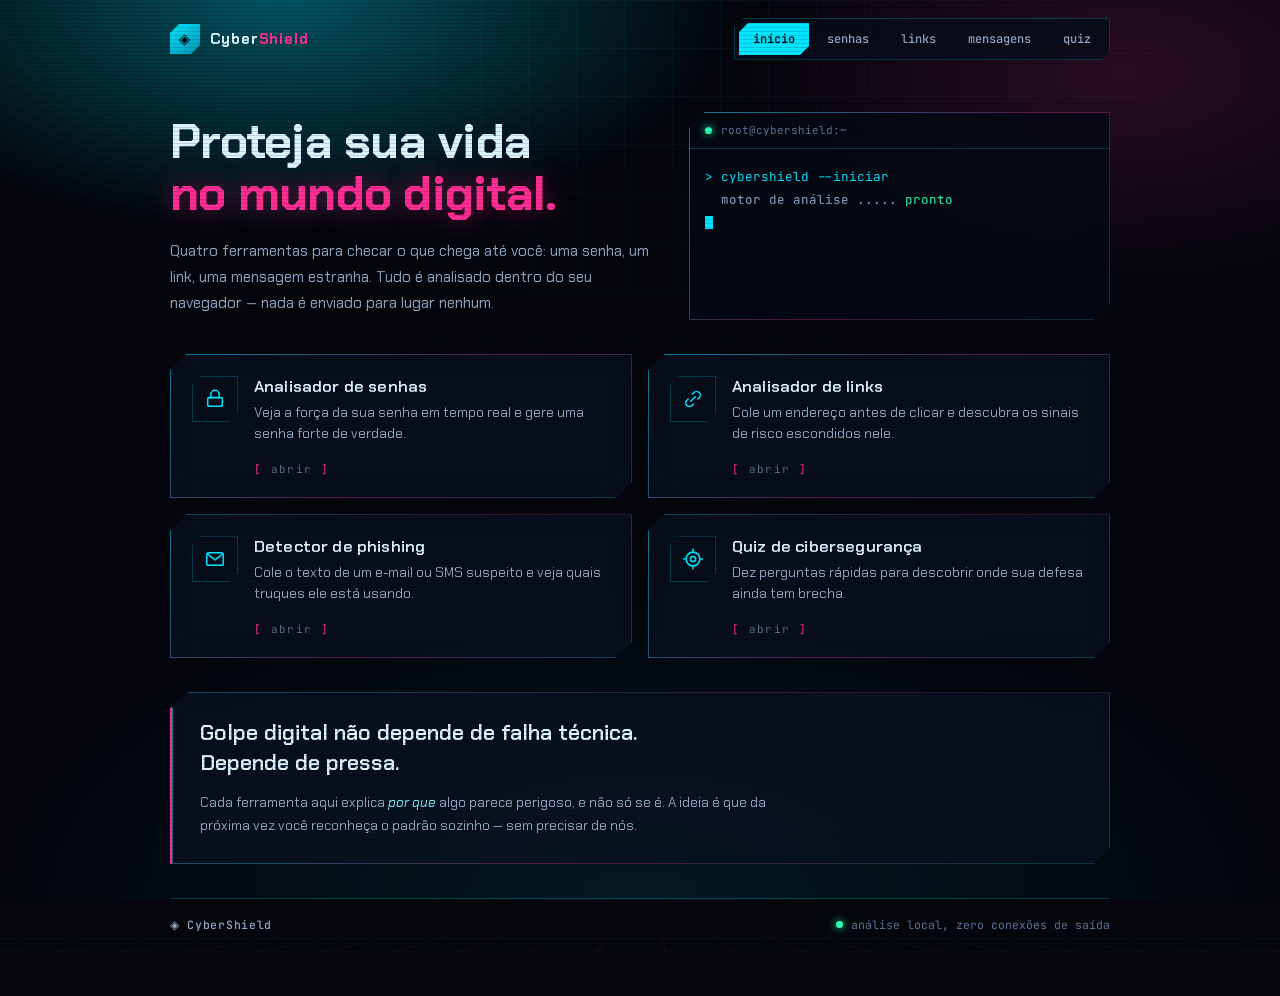
<file: cybershield/pagina-inicial/index.html>
<!DOCTYPE html>
<html lang="pt-BR">

<head>
    <meta charset="UTF-8">
    <meta name="viewport" content="width=device-width, initial-scale=1.0">
    <meta name="theme-color" content="#04060c">
    <meta name="description" content="CyberShield — quatro ferramentas para analisar senhas, links e mensagens suspeitas. Tudo roda no seu navegador.">

    <title>CyberShield — segurança digital que roda no seu navegador</title>

    <link rel="preconnect" href="https://fonts.googleapis.com">
    <link rel="preconnect" href="https://fonts.gstatic.com" crossorigin>
    <link href="https://fonts.googleapis.com/css2?family=Chakra+Petch:wght@300;400;500;600;700&family=JetBrains+Mono:wght@400;500;600&display=swap" rel="stylesheet">

    <link rel="stylesheet" href="../shared/cybershield-base.css">
    <link rel="stylesheet" href="style.css">
</head>

<body>

    <a href="#conteudo-principal" class="skip-link">Pular para o conteúdo</a>

    <div class="ambiente" aria-hidden="true"></div>
    <div class="grid-overlay" aria-hidden="true"></div>
    <div class="piso" aria-hidden="true"></div>
    <div class="scanlines" aria-hidden="true"></div>


    <header class="topbar">

        <a href="index.html" class="marca">
            <span class="marca-selo" aria-hidden="true">◈</span>
            <span class="marca-nome">Cyber<span class="marca-2">Shield</span></span>
        </a>

        <nav class="topbar-nav" aria-label="Ferramentas">
            <a href="index.html" class="nav-item" aria-current="page">início</a>
            <a href="../analisador-senha/senha.html" class="nav-item">senhas</a>
            <a href="../analisador-links/links.html" class="nav-item">links</a>
            <a href="../detector-phishing/phishing.html" class="nav-item">mensagens</a>
            <a href="../quiz/quiz.html" class="nav-item">quiz</a>
        </nav>

    </header>


    <main class="shell shell-largo" id="conteudo-principal">

        <!-- VIEW:home -->

        <!-- ==========================================================
             ABERTURA
        =========================================================== -->

        <section class="abertura">

            <div class="abertura-texto">

                <h1 class="titulo glitch" data-texto="Proteja sua vida">
                    Proteja sua vida
                    <span class="titulo-linha-2">no mundo digital.</span>
                </h1>

                <p class="descricao">
                    Quatro ferramentas para checar o que chega até você: uma senha,
                    um link, uma mensagem estranha. Tudo é analisado dentro do seu
                    navegador — nada é enviado para lugar nenhum.
                </p>

            </div>

            <div class="console hud" id="console" aria-hidden="true">

                <div class="console-topo">
                    <span class="console-luz"></span>
                    <span class="console-caminho">root@cybershield:~</span>
                </div>

                <pre class="console-saida" id="consoleSaida"></pre>

            </div>

        </section>


        <!-- ==========================================================
             MÓDULOS
        =========================================================== -->

        <nav class="modulos" aria-label="Ferramentas do CyberShield">

            <a href="../analisador-senha/senha.html" class="modulo hud" data-revelar>

                <span class="modulo-glifo" aria-hidden="true"><svg class="ico ico-lg" viewBox="0 0 24 24" aria-hidden="true"><rect x="4" y="10.5" width="16" height="9.5" rx="2"/><path d="M7.5 10.5V7a4.5 4.5 0 0 1 9 0v3.5"/></svg></span>

                <span class="modulo-corpo">
                    <span class="modulo-nome">Analisador de senhas</span>
                    <span class="modulo-desc">
                        Veja a força da sua senha em tempo real e gere uma senha
                        forte de verdade.
                    </span>
                </span>

                <span class="modulo-acao" aria-hidden="true">abrir</span>

            </a>

            <a href="../analisador-links/links.html" class="modulo hud" data-revelar>

                <span class="modulo-glifo" aria-hidden="true"><svg class="ico ico-lg" viewBox="0 0 24 24" aria-hidden="true"><path d="M9.5 14.5l5-5"/><path d="M11.5 6.5l1.6-1.6a4 4 0 0 1 5.7 5.7L17.2 12"/><path d="M12.5 17.5l-1.6 1.6a4 4 0 0 1-5.7-5.7L6.8 12"/></svg></span>

                <span class="modulo-corpo">
                    <span class="modulo-nome">Analisador de links</span>
                    <span class="modulo-desc">
                        Cole um endereço antes de clicar e descubra os sinais de
                        risco escondidos nele.
                    </span>
                </span>

                <span class="modulo-acao" aria-hidden="true">abrir</span>

            </a>

            <a href="../detector-phishing/phishing.html" class="modulo hud" data-revelar>

                <span class="modulo-glifo" aria-hidden="true"><svg class="ico ico-lg" viewBox="0 0 24 24" aria-hidden="true"><rect x="3" y="5.2" width="18" height="13.6" rx="2"/><path d="M3.8 6.8L12 13l8.2-6.2"/></svg></span>

                <span class="modulo-corpo">
                    <span class="modulo-nome">Detector de phishing</span>
                    <span class="modulo-desc">
                        Cole o texto de um e-mail ou SMS suspeito e veja quais
                        truques ele está usando.
                    </span>
                </span>

                <span class="modulo-acao" aria-hidden="true">abrir</span>

            </a>

            <a href="../quiz/quiz.html" class="modulo hud" data-revelar>

                <span class="modulo-glifo" aria-hidden="true"><svg class="ico ico-lg" viewBox="0 0 24 24" aria-hidden="true"><circle cx="12" cy="12" r="7.5"/><circle cx="12" cy="12" r="2.8"/><path d="M12 1.5v3M12 19.5v3M1.5 12h3M19.5 12h3"/></svg></span>

                <span class="modulo-corpo">
                    <span class="modulo-nome">Quiz de cibersegurança</span>
                    <span class="modulo-desc">
                        Dez perguntas rápidas para descobrir onde sua defesa
                        ainda tem brecha.
                    </span>
                </span>

                <span class="modulo-acao" aria-hidden="true">abrir</span>

            </a>

        </nav>


        <!-- ==========================================================
             PRINCÍPIO
        =========================================================== -->

        <section class="manifesto hud" data-revelar>

            <p class="manifesto-frase">
                Golpe digital não depende de falha técnica. Depende de pressa.
            </p>

            <p class="manifesto-apoio">
                Cada ferramenta aqui explica <em>por que</em> algo parece perigoso,
                e não só se é. A ideia é que da próxima vez você reconheça o padrão
                sozinho — sem precisar de nós.
            </p>

        </section>


        <footer class="rodape">
            <strong>◈ CyberShield</strong>
            <span class="rodape-status">análise local, zero conexões de saída</span>
        </footer>

        <!-- /VIEW -->

    </main>


    <script src="../shared/cybershield-utils.js"></script>
    <script src="script.js"></script>

</body>

</html>
</file>
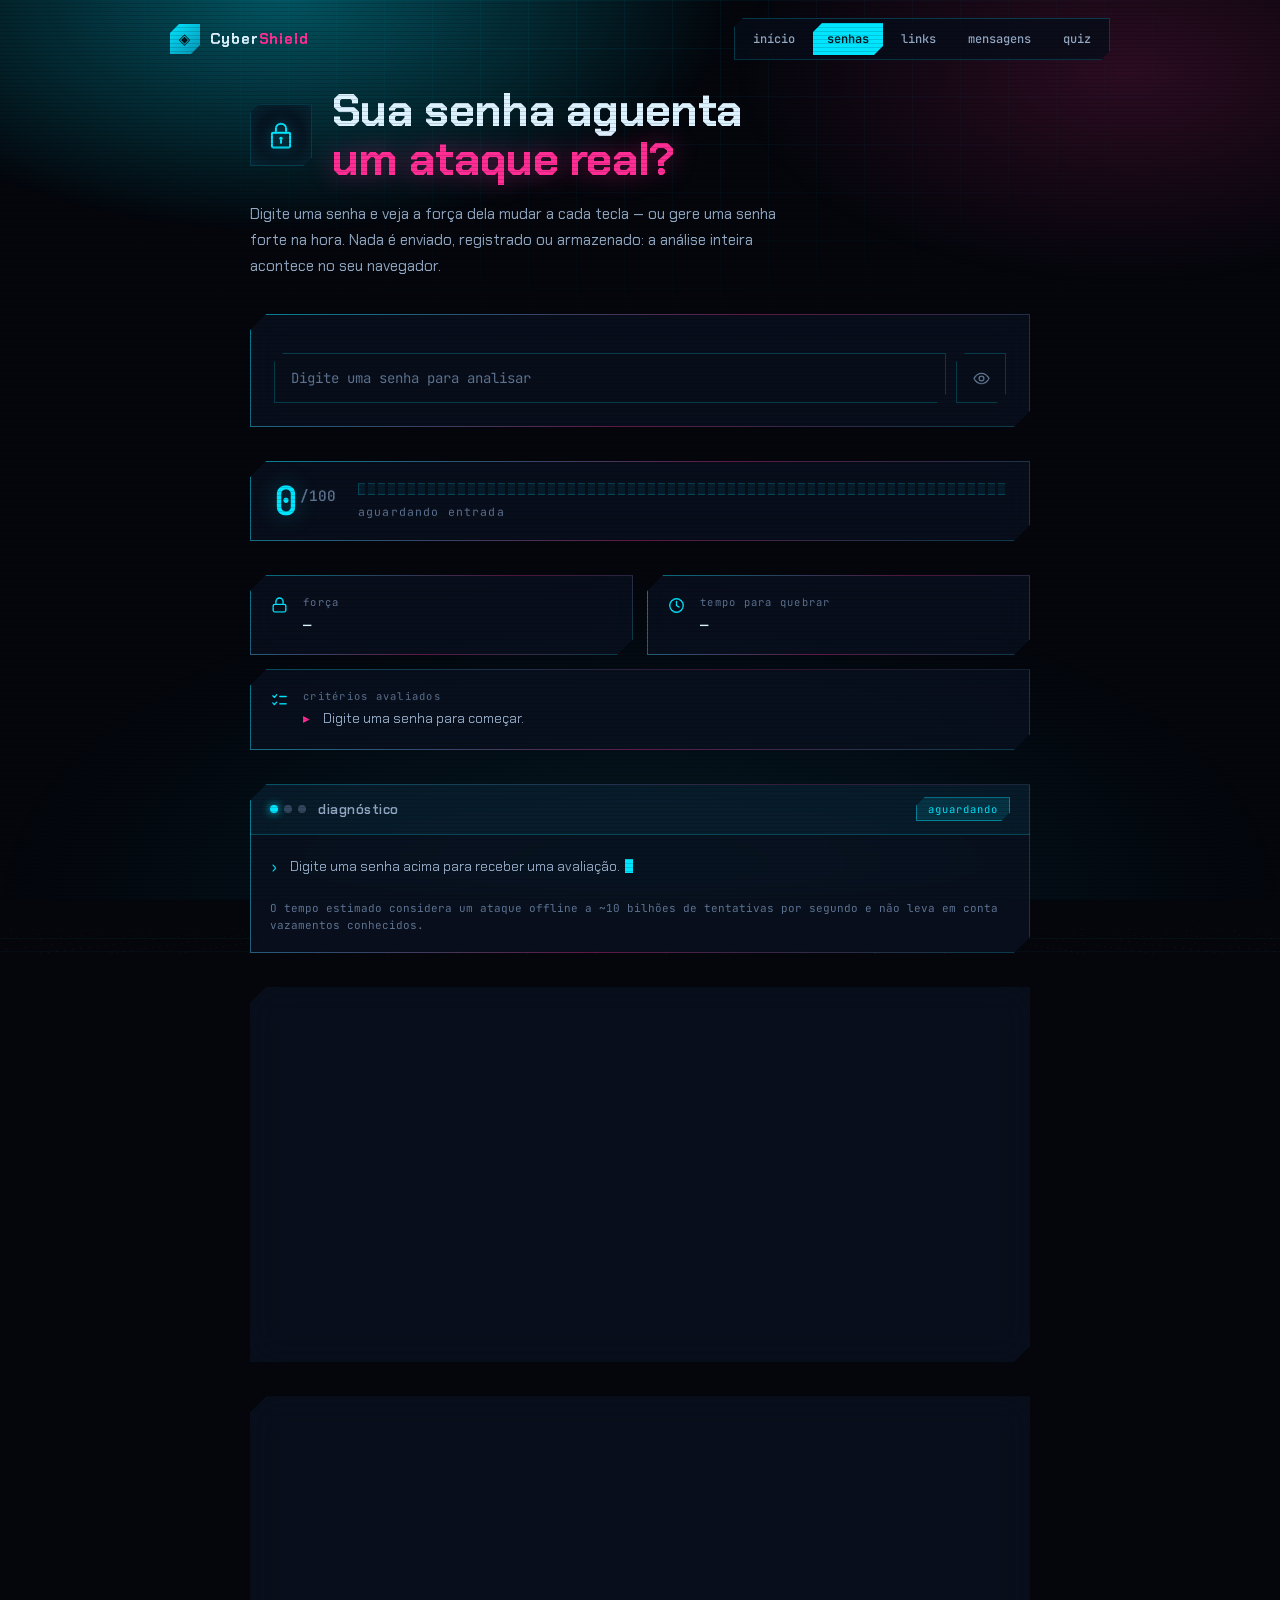
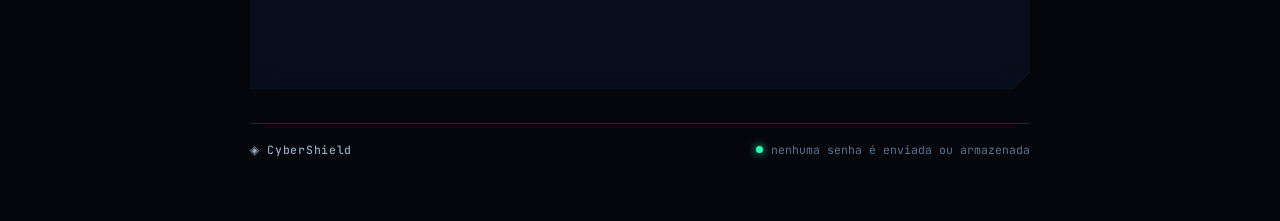
<file: cybershield/analisador-senha/senha.html>
<!DOCTYPE html>
<html lang="pt-BR">

<head>
    <meta charset="UTF-8">
    <meta name="viewport" content="width=device-width, initial-scale=1.0">
    <meta name="theme-color" content="#04060c">
    <meta name="description" content="Avalie a força da sua senha e gere senhas seguras — tudo dentro do seu navegador.">

    <title>Analisador de senhas — CyberShield</title>

    <link rel="preconnect" href="https://fonts.googleapis.com">
    <link rel="preconnect" href="https://fonts.gstatic.com" crossorigin>
    <link href="https://fonts.googleapis.com/css2?family=Chakra+Petch:wght@300;400;500;600;700&family=JetBrains+Mono:wght@400;500;600&display=swap" rel="stylesheet">

    <link rel="stylesheet" href="../shared/cybershield-base.css">
    <link rel="stylesheet" href="style.css">
</head>

<body>

    <a href="#conteudo-principal" class="skip-link">Pular para o conteúdo</a>

    <div class="ambiente" aria-hidden="true"></div>
    <div class="grid-overlay" aria-hidden="true"></div>
    <div class="piso" aria-hidden="true"></div>
    <div class="scanlines" aria-hidden="true"></div>


    <header class="topbar">

        <a href="../pagina-inicial/index.html" class="marca">
            <span class="marca-selo" aria-hidden="true">◈</span>
            <span class="marca-nome">Cyber<span class="marca-2">Shield</span></span>
        </a>

        <nav class="topbar-nav" aria-label="Ferramentas">
            <a href="../pagina-inicial/index.html" class="nav-item">início</a>
            <a href="senha.html" class="nav-item" aria-current="page">senhas</a>
            <a href="../analisador-links/links.html" class="nav-item">links</a>
            <a href="../detector-phishing/phishing.html" class="nav-item">mensagens</a>
            <a href="../quiz/quiz.html" class="nav-item">quiz</a>
        </nav>

    </header>


    <main class="shell" id="conteudo-principal">

        <!-- VIEW:senha -->

        <header class="hero">

            <div class="hero-glifo" aria-hidden="true">
                <svg viewBox="0 0 120 120" fill="none" xmlns="http://www.w3.org/2000/svg">
                    <rect x="28" y="52" width="64" height="52" rx="4" stroke="currentColor" stroke-width="7"/>
                    <path d="M42 52V38C42 28 50 20 60 20C70 20 78 28 78 38V52" stroke="currentColor" stroke-width="7" stroke-linecap="round"/>
                    <circle cx="60" cy="72" r="6" fill="currentColor"/>
                    <path d="M60 78V88" stroke="currentColor" stroke-width="7" stroke-linecap="round"/>
                </svg>
            </div>

            <h1 class="titulo glitch" data-texto="Sua senha aguenta">
                Sua senha aguenta
                <span class="titulo-linha-2">um ataque real?</span>
            </h1>

            <p class="descricao">
                Digite uma senha e veja a força dela mudar a cada tecla — ou gere
                uma senha forte na hora. Nada é enviado, registrado ou armazenado:
                a análise inteira acontece no seu navegador.
            </p>

        </header>


        <!-- ==========================================================
             ENTRADA
        =========================================================== -->

        <section class="teste hud" aria-label="Teste de senha" data-revelar>

            <label for="senhaCampo" class="sr-only">Senha para análise</label>

            <div class="input-row">

                <input
                    type="password"
                    id="senhaCampo"
                    name="senha"
                    class="campo-texto"
                    placeholder="Digite uma senha para analisar"
                    autocomplete="new-password"
                    autocapitalize="off"
                    autocorrect="off"
                    spellcheck="false"
                    maxlength="128"
                    aria-describedby="senhaRelatorio"
                >

                <button
                    type="button"
                    id="senhaMostrar"
                    class="btn-visibilidade"
                    aria-pressed="false"
                    aria-label="Mostrar senha"
                ><svg class="ico ico-olho ico-olho-ver" viewBox="0 0 24 24" aria-hidden="true"><path d="M2.5 12S6 5.5 12 5.5 21.5 12 21.5 12 18 18.5 12 18.5 2.5 12 2.5 12z"/><circle cx="12" cy="12" r="3"/></svg><svg class="ico ico-olho ico-olho-ocultar" viewBox="0 0 24 24" aria-hidden="true"><path d="M4 4l16 16"/><path d="M9.5 9.6A3 3 0 0 0 12 15a3 3 0 0 0 2.4-1.2"/><path d="M6.4 6.7C4 8.4 2.5 12 2.5 12s3.5 6.5 9.5 6.5c1.6 0 3-.4 4.2-1"/><path d="M17.8 16A12 12 0 0 0 21.5 12S18 5.5 12 5.5c-.9 0-1.7.1-2.5.4"/></svg></button>

            </div>

        </section>


        <!-- ==========================================================
             MEDIDOR
        =========================================================== -->

        <section class="medidor hud" aria-hidden="true" data-revelar>

            <span class="medidor-valor"><span id="senhaValor">0</span><sup>/100</sup></span>

            <div class="barra-track">
                <div class="barra-fill" id="senhaBarra"></div>
            </div>

            <span class="barra-label" id="senhaBarraLabel">aguardando entrada</span>

        </section>


        <!-- ==========================================================
             RESULTADOS
        =========================================================== -->

        <section class="resultados" aria-live="polite" data-revelar>

            <div class="resultado hud">
                <span class="resultado-icone" aria-hidden="true"><svg class="ico" viewBox="0 0 24 24" aria-hidden="true"><rect x="4" y="10.5" width="16" height="9.5" rx="2"/><path d="M7.5 10.5V7a4.5 4.5 0 0 1 9 0v3.5"/></svg></span>
                <div>
                    <span class="dado-rotulo" id="rotuloForca">força</span>
                    <p class="dado-valor" id="senhaClassificacao" aria-labelledby="rotuloForca">—</p>
                </div>
            </div>

            <div class="resultado hud">
                <span class="resultado-icone" aria-hidden="true"><svg class="ico" viewBox="0 0 24 24" aria-hidden="true"><circle cx="12" cy="12" r="8.5"/><path d="M12 6.8V12l3.2 2.1"/></svg></span>
                <div>
                    <span class="dado-rotulo" id="rotuloTempo">tempo para quebrar</span>
                    <p class="dado-valor" id="senhaTempo" aria-labelledby="rotuloTempo">—</p>
                </div>
            </div>

            <div class="resultado resultado-lista hud">
                <span class="resultado-icone" aria-hidden="true"><svg class="ico" viewBox="0 0 24 24" aria-hidden="true"><path d="M3.6 7.2l1.9 1.9 3-3"/><path d="M3.6 16.4l1.9 1.9 3-3"/><path d="M12.4 8.2h8M12.4 17.4h8"/></svg></span>
                <div>
                    <span class="dado-rotulo" id="rotuloCriterios">critérios avaliados</span>
                    <ul id="senhaCriterios" aria-labelledby="rotuloCriterios">
                        <li>Digite uma senha para começar.</li>
                    </ul>
                </div>
            </div>

        </section>


        <!-- ==========================================================
             RELATÓRIO
        =========================================================== -->

        <section class="relatorio hud" aria-live="polite" data-revelar>

            <div class="relatorio-cabecalho">
                <span class="relatorio-luzes" aria-hidden="true"><span></span><span></span><span></span></span>
                <h2>diagnóstico</h2>
                <span class="relatorio-tag" id="senhaTag">aguardando</span>
            </div>

            <div class="relatorio-corpo">
                <span class="prompt" aria-hidden="true">›</span>
                <p id="senhaRelatorio">Digite uma senha acima para receber uma avaliação.</p>
            </div>

            <p class="nota-rodape">
                O tempo estimado considera um ataque offline a ~10 bilhões de
                tentativas por segundo e não leva em conta vazamentos conhecidos.
            </p>

        </section>


        <!-- ==========================================================
             GERADOR
        =========================================================== -->

        <section class="gerador hud" aria-labelledby="tituloGerador" data-revelar>

            <h2 id="tituloGerador">Gerar uma senha forte</h2>

            <div class="gerador-controle">

                <label for="senhaComprimento">
                    comprimento
                    <output for="senhaComprimento" id="senhaComprimentoValor">16</output>
                </label>

                <input type="range" id="senhaComprimento" min="10" max="32" value="16" step="1">

            </div>

            <fieldset class="gerador-opcoes">

                <legend class="sr-only">Tipos de caractere incluídos</legend>

                <label><input type="checkbox" id="optMinusculas" checked> minúsculas (a–z)</label>
                <label><input type="checkbox" id="optMaiusculas" checked> maiúsculas (A–Z)</label>
                <label><input type="checkbox" id="optNumeros" checked> números (0–9)</label>
                <label><input type="checkbox" id="optSimbolos" checked> símbolos (!@#$…)</label>

            </fieldset>

            <p class="gerador-aviso" id="senhaGeradorAviso" aria-live="polite"></p>

            <button type="button" id="senhaGerar" class="btn-analisar">Gerar senha</button>

            <div class="gerador-resultado">

                <label for="senhaGerada" class="sr-only">Senha gerada</label>

                <output class="senha-saida" id="senhaGerada" data-vazio="true">a senha gerada aparece aqui</output>

                <button type="button" id="senhaCopiar" class="btn-secundario" disabled>Copiar</button>

            </div>

            <p class="gerador-entropia" id="senhaEntropia" aria-live="polite"></p>

        </section>


        <!-- ==========================================================
             SOBRE
        =========================================================== -->

        <section class="sobre hud" data-revelar>

            <h2>Como esta análise funciona</h2>

            <p>
                A força é estimada a partir do comprimento, da variedade de
                caracteres, da presença de sequências ou repetições óbvias (como
                "1234" ou "aaaa") e da comparação com uma lista de senhas
                extremamente comuns.
            </p>

            <p>
                O tempo para quebrar é uma referência educativa com suposições
                conservadoras sobre o poder computacional de quem ataca — não é
                uma garantia. Sempre que possível, use um gerenciador de senhas e
                ative a verificação em duas etapas.
            </p>

            <p>
                Nada digitado ou gerado aqui sai do seu navegador. O gerador usa a
                API criptográfica nativa (<code>crypto.getRandomValues</code>), não
                <code>Math.random</code>.
            </p>

        </section>


        <footer class="rodape">
            <strong>◈ CyberShield</strong>
            <span class="rodape-status">nenhuma senha é enviada ou armazenada</span>
        </footer>

        <!-- /VIEW -->

    </main>


    <script src="../shared/cybershield-utils.js"></script>
    <script src="senha.js"></script>

</body>

</html>
</file>
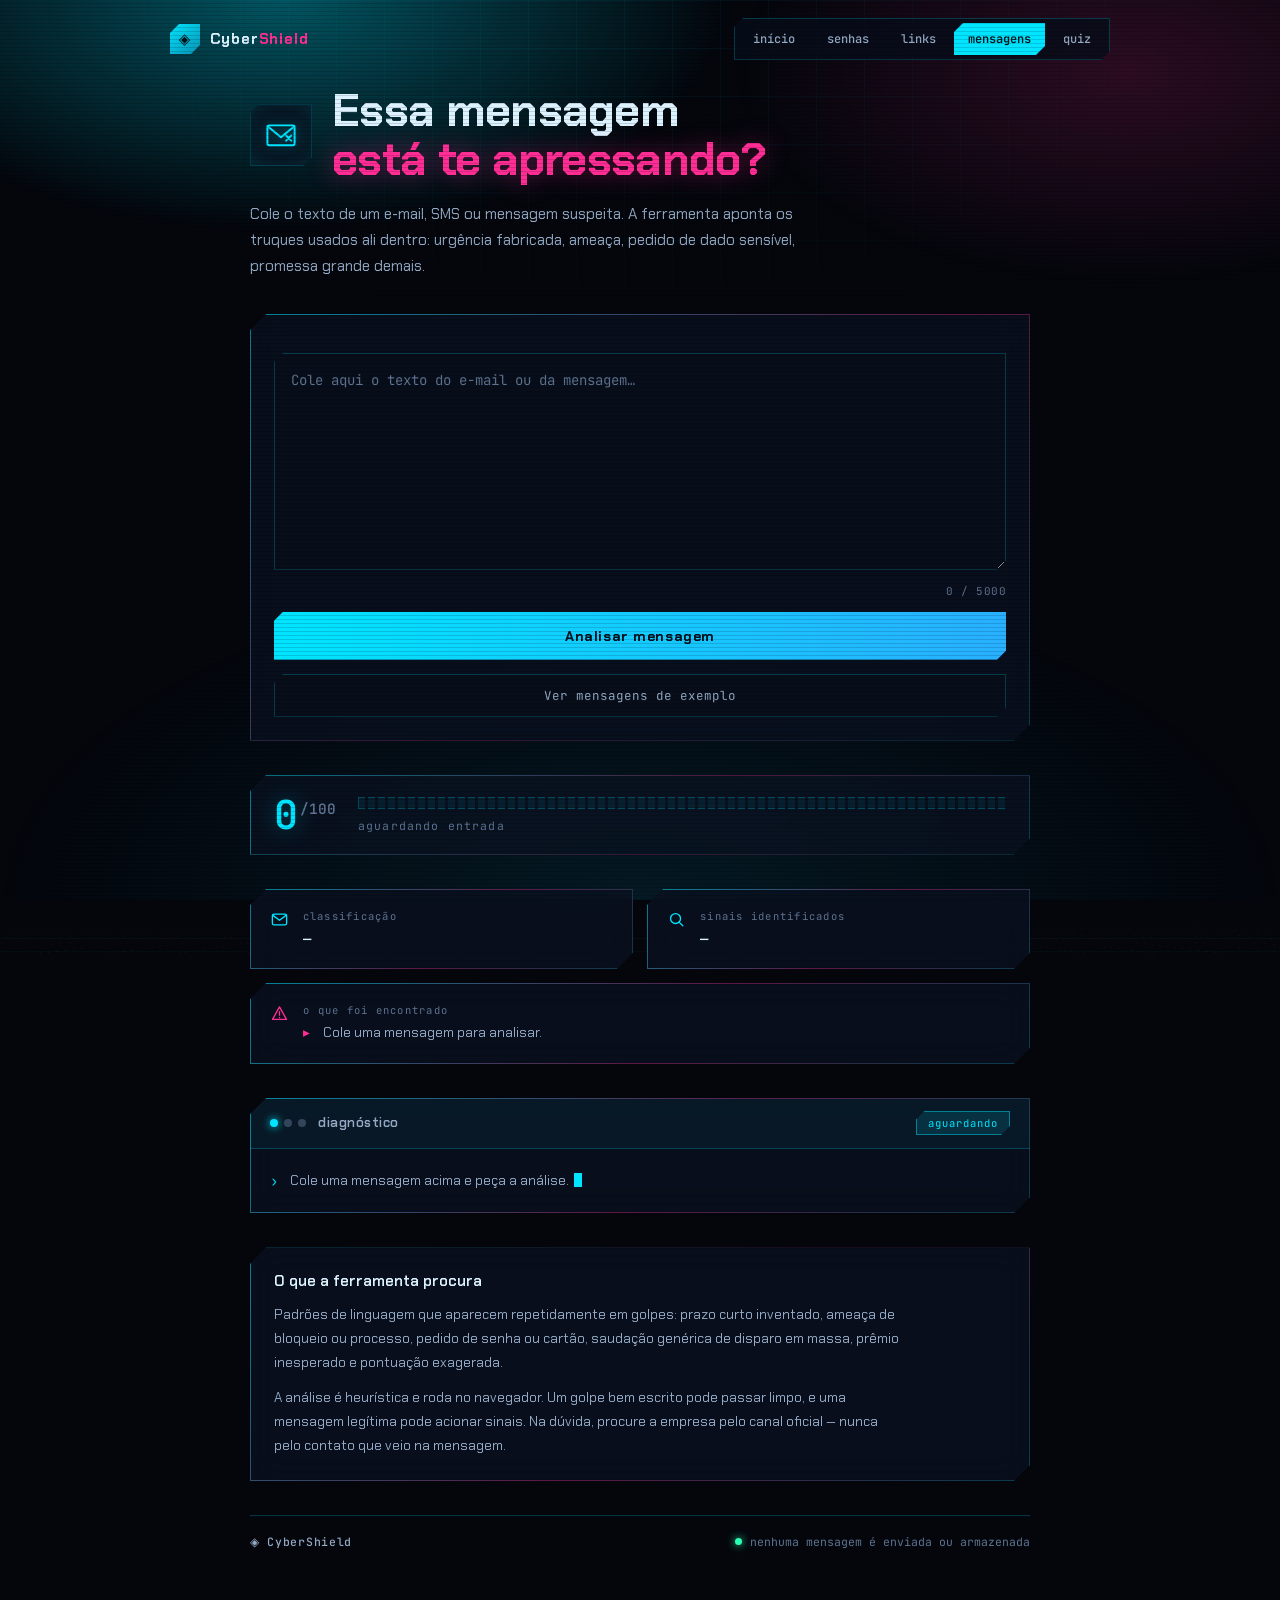
<file: cybershield/detector-phishing/phishing.html>
<!DOCTYPE html>
<html lang="pt-BR">

<head>
    <meta charset="UTF-8">
    <meta name="viewport" content="width=device-width, initial-scale=1.0">
    <meta name="theme-color" content="#04060c">
    <meta name="description" content="Analise e-mails e mensagens suspeitas em busca de sinais de phishing — no seu navegador.">

    <title>Detector de phishing — CyberShield</title>

    <link rel="preconnect" href="https://fonts.googleapis.com">
    <link rel="preconnect" href="https://fonts.gstatic.com" crossorigin>
    <link href="https://fonts.googleapis.com/css2?family=Chakra+Petch:wght@300;400;500;600;700&family=JetBrains+Mono:wght@400;500;600&display=swap" rel="stylesheet">

    <link rel="stylesheet" href="../shared/cybershield-base.css">
    <link rel="stylesheet" href="style.css">
</head>

<body>

    <a href="#conteudo-principal" class="skip-link">Pular para o conteúdo</a>

    <div class="ambiente" aria-hidden="true"></div>
    <div class="grid-overlay" aria-hidden="true"></div>
    <div class="piso" aria-hidden="true"></div>
    <div class="scanlines" aria-hidden="true"></div>


    <header class="topbar">

        <a href="../pagina-inicial/index.html" class="marca">
            <span class="marca-selo" aria-hidden="true">◈</span>
            <span class="marca-nome">Cyber<span class="marca-2">Shield</span></span>
        </a>

        <nav class="topbar-nav" aria-label="Ferramentas">
            <a href="../pagina-inicial/index.html" class="nav-item">início</a>
            <a href="../analisador-senha/senha.html" class="nav-item">senhas</a>
            <a href="../analisador-links/links.html" class="nav-item">links</a>
            <a href="phishing.html" class="nav-item" aria-current="page">mensagens</a>
            <a href="../quiz/quiz.html" class="nav-item">quiz</a>
        </nav>

    </header>


    <main class="shell" id="conteudo-principal">

        <!-- VIEW:phishing -->

        <header class="hero">

            <div class="hero-glifo" aria-hidden="true">
                <svg viewBox="0 0 120 120" fill="none" xmlns="http://www.w3.org/2000/svg">
                    <rect x="12" y="26" width="96" height="70" rx="6" stroke="currentColor" stroke-width="7"/>
                    <path d="M16 32L60 68L104 32" stroke="currentColor" stroke-width="7" stroke-linecap="round" stroke-linejoin="round"/>
                    <path d="M78 80L96 62M96 80L78 62" stroke="currentColor" stroke-width="7" stroke-linecap="round"/>
                </svg>
            </div>

            <h1 class="titulo glitch" data-texto="Essa mensagem">
                Essa mensagem
                <span class="titulo-linha-2">está te apressando?</span>
            </h1>

            <p class="descricao">
                Cole o texto de um e-mail, SMS ou mensagem suspeita. A ferramenta
                aponta os truques usados ali dentro: urgência fabricada, ameaça,
                pedido de dado sensível, promessa grande demais.
            </p>

        </header>


        <!-- ==========================================================
             ENTRADA
        =========================================================== -->

        <section class="teste hud" aria-label="Teste de mensagem" data-revelar>

            <label for="msgCampo" class="sr-only">Texto da mensagem para análise</label>

            <textarea
                id="msgCampo"
                name="mensagem"
                class="campo-texto"
                rows="8"
                placeholder="Cole aqui o texto do e-mail ou da mensagem…"
                spellcheck="false"
                maxlength="5000"
                aria-describedby="msgContador msgRelatorio"
            ></textarea>

            <span class="contador-caracteres" id="msgContador" aria-live="polite">0 / 5000</span>

            <button type="button" id="msgAnalisar" class="btn-analisar">Analisar mensagem</button>

            <button
                type="button"
                id="msgExemplos"
                class="btn-secundario"
                aria-expanded="false"
                aria-controls="msgPainel"
            >Ver mensagens de exemplo</button>

            <div class="painel-secundario" id="msgPainel" hidden>

                <button type="button" class="btn-fechar-painel" data-fechar-painel data-autofoco>fechar ✕</button>

                <p class="painel-categoria" id="msgCategoriaGolpes">golpes</p>

                <button type="button" class="painel-item exemplo-golpe" data-exemplo="golpe1" aria-describedby="msgCategoriaGolpes">
                    Sua conta será bloqueada em 24 horas…
                </button>

                <button type="button" class="painel-item exemplo-golpe" data-exemplo="golpe2" aria-describedby="msgCategoriaGolpes">
                    Parabéns! Você foi selecionado no sorteio…
                </button>

                <button type="button" class="painel-item exemplo-golpe" data-exemplo="golpe3" aria-describedby="msgCategoriaGolpes">
                    Sua encomenda está retida por pendência…
                </button>

                <p class="painel-categoria" id="msgCategoriaReais">mensagens comuns</p>

                <button type="button" class="painel-item exemplo-real" data-exemplo="real1" aria-describedby="msgCategoriaReais">
                    Recebemos seu pedido #48213…
                </button>

                <button type="button" class="painel-item exemplo-real" data-exemplo="real2" aria-describedby="msgCategoriaReais">
                    Passando para confirmar nossa reunião…
                </button>

            </div>

        </section>


        <!-- ==========================================================
             MEDIDOR
        =========================================================== -->

        <section class="medidor hud" aria-hidden="true" data-revelar>

            <span class="medidor-valor"><span id="msgValor">0</span><sup>/100</sup></span>

            <div class="barra-track">
                <div class="barra-fill" id="msgBarra"></div>
            </div>

            <span class="barra-label" id="msgBarraLabel">aguardando entrada</span>

        </section>


        <!-- ==========================================================
             RESULTADOS
        =========================================================== -->

        <section class="resultados" aria-live="polite" data-revelar>

            <div class="resultado hud">
                <span class="resultado-icone" aria-hidden="true"><svg class="ico" viewBox="0 0 24 24" aria-hidden="true"><rect x="3" y="5.2" width="18" height="13.6" rx="2"/><path d="M3.8 6.8L12 13l8.2-6.2"/></svg></span>
                <div>
                    <span class="dado-rotulo" id="rotuloClassificacaoMsg">classificação</span>
                    <p class="dado-valor" id="msgClassificacao" aria-labelledby="rotuloClassificacaoMsg">—</p>
                </div>
            </div>

            <div class="resultado hud">
                <span class="resultado-icone" aria-hidden="true"><svg class="ico" viewBox="0 0 24 24" aria-hidden="true"><circle cx="10.8" cy="10.8" r="6.3"/><path d="M20 20l-4.7-4.7"/></svg></span>
                <div>
                    <span class="dado-rotulo" id="rotuloTotal">sinais identificados</span>
                    <p class="dado-valor" id="msgTotal" aria-labelledby="rotuloTotal">—</p>
                </div>
            </div>

            <div class="resultado resultado-lista hud">
                <span class="resultado-icone ico-alerta" aria-hidden="true"><svg class="ico" viewBox="0 0 24 24" aria-hidden="true"><path d="M12 3.6l8.8 15.9H3.2z"/><path d="M12 9.8v4.4"/><path d="M12 17.1v.1"/></svg></span>
                <div>
                    <span class="dado-rotulo" id="rotuloIndicios">o que foi encontrado</span>
                    <ul id="msgProblemas" aria-labelledby="rotuloIndicios">
                        <li>Cole uma mensagem para analisar.</li>
                    </ul>
                </div>
            </div>

        </section>


        <!-- ==========================================================
             RELATÓRIO
        =========================================================== -->

        <section class="relatorio hud" aria-live="polite" data-revelar>

            <div class="relatorio-cabecalho">
                <span class="relatorio-luzes" aria-hidden="true"><span></span><span></span><span></span></span>
                <h2>diagnóstico</h2>
                <span class="relatorio-tag" id="msgTag">aguardando</span>
            </div>

            <div class="relatorio-corpo">
                <span class="prompt" aria-hidden="true">›</span>
                <p id="msgRelatorio">Cole uma mensagem acima e peça a análise.</p>
            </div>

        </section>


        <!-- ==========================================================
             SOBRE
        =========================================================== -->

        <section class="sobre hud" data-revelar>

            <h2>O que a ferramenta procura</h2>

            <p>
                Padrões de linguagem que aparecem repetidamente em golpes: prazo
                curto inventado, ameaça de bloqueio ou processo, pedido de senha ou
                cartão, saudação genérica de disparo em massa, prêmio inesperado e
                pontuação exagerada.
            </p>

            <p>
                A análise é heurística e roda no navegador. Um golpe bem escrito
                pode passar limpo, e uma mensagem legítima pode acionar sinais.
                Na dúvida, procure a empresa pelo canal oficial — nunca pelo
                contato que veio na mensagem.
            </p>

        </section>


        <footer class="rodape">
            <strong>◈ CyberShield</strong>
            <span class="rodape-status">nenhuma mensagem é enviada ou armazenada</span>
        </footer>

        <!-- /VIEW -->

    </main>


    <script src="../shared/cybershield-utils.js"></script>
    <script src="phishing.js"></script>

</body>

</html>
</file>
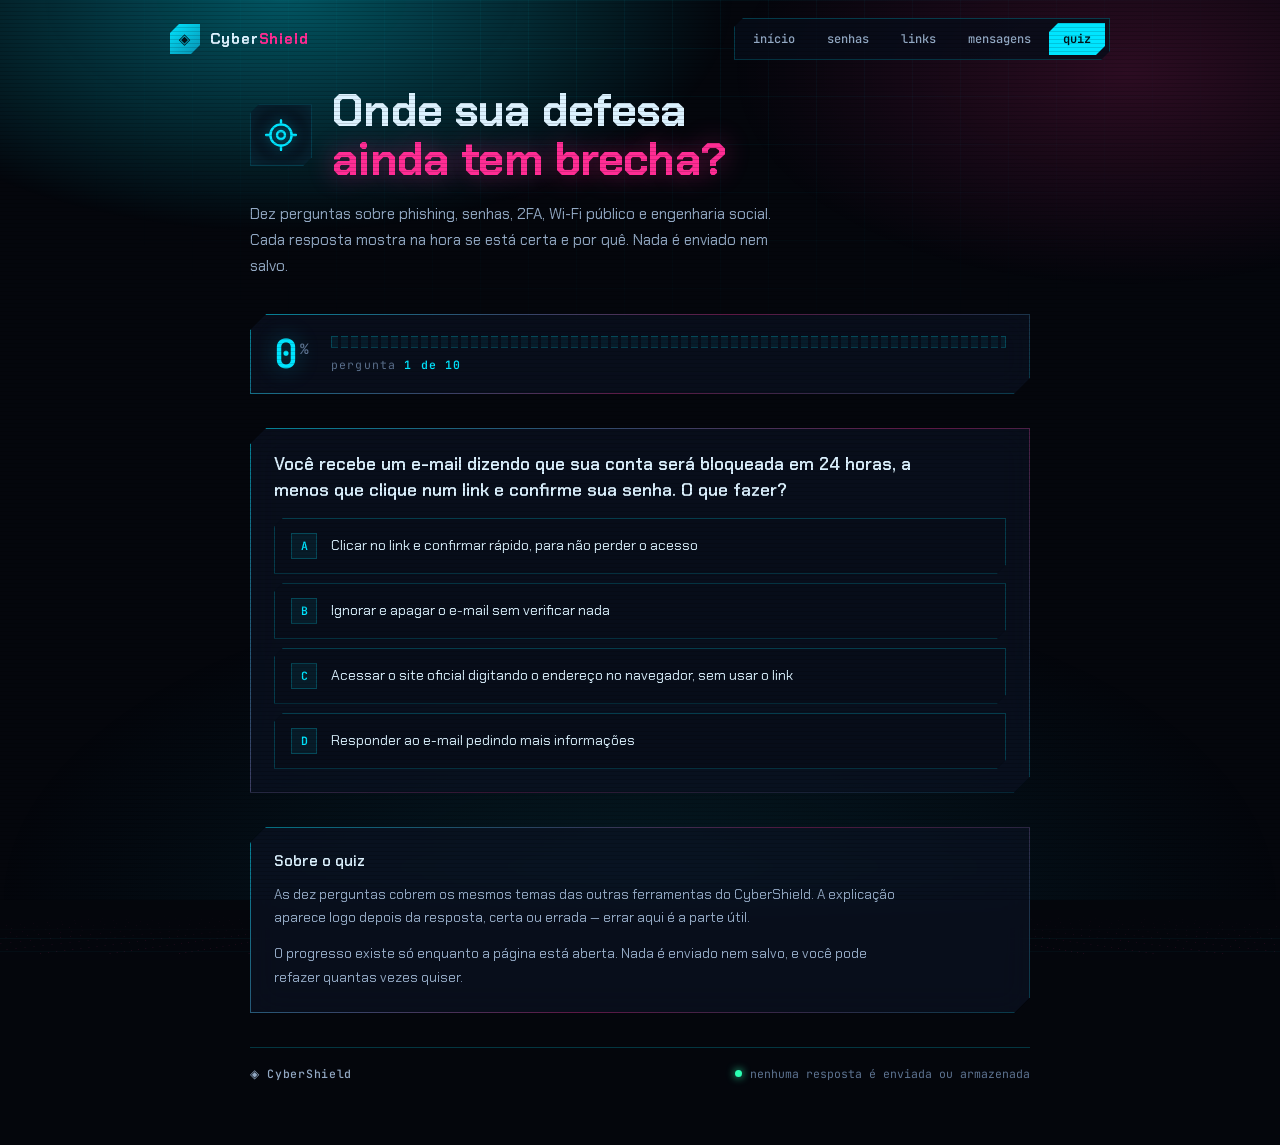
<file: cybershield/quiz/quiz.html>
<!DOCTYPE html>
<html lang="pt-BR">

<head>
    <meta charset="UTF-8">
    <meta name="viewport" content="width=device-width, initial-scale=1.0">
    <meta name="theme-color" content="#04060c">
    <meta name="description" content="Dez perguntas sobre phishing, senhas e boas práticas de segurança digital.">

    <title>Quiz de cibersegurança — CyberShield</title>

    <link rel="preconnect" href="https://fonts.googleapis.com">
    <link rel="preconnect" href="https://fonts.gstatic.com" crossorigin>
    <link href="https://fonts.googleapis.com/css2?family=Chakra+Petch:wght@300;400;500;600;700&family=JetBrains+Mono:wght@400;500;600&display=swap" rel="stylesheet">

    <link rel="stylesheet" href="../shared/cybershield-base.css">
    <link rel="stylesheet" href="quiz.css">
</head>

<body>

    <a href="#conteudo-principal" class="skip-link">Pular para o conteúdo</a>

    <div class="ambiente" aria-hidden="true"></div>
    <div class="grid-overlay" aria-hidden="true"></div>
    <div class="piso" aria-hidden="true"></div>
    <div class="scanlines" aria-hidden="true"></div>


    <header class="topbar">

        <a href="../pagina-inicial/index.html" class="marca">
            <span class="marca-selo" aria-hidden="true">◈</span>
            <span class="marca-nome">Cyber<span class="marca-2">Shield</span></span>
        </a>

        <nav class="topbar-nav" aria-label="Ferramentas">
            <a href="../pagina-inicial/index.html" class="nav-item">início</a>
            <a href="../analisador-senha/senha.html" class="nav-item">senhas</a>
            <a href="../analisador-links/links.html" class="nav-item">links</a>
            <a href="../detector-phishing/phishing.html" class="nav-item">mensagens</a>
            <a href="quiz.html" class="nav-item" aria-current="page">quiz</a>
        </nav>

    </header>


    <main class="shell" id="conteudo-principal">

        <!-- VIEW:quiz -->

        <header class="hero">

            <div class="hero-glifo" aria-hidden="true">
                <svg class="ico ico-hero" viewBox="0 0 24 24" aria-hidden="true"><circle cx="12" cy="12" r="7.5"/><circle cx="12" cy="12" r="2.8"/><path d="M12 1.5v3M12 19.5v3M1.5 12h3M19.5 12h3"/></svg>
            </div>

            <h1 class="titulo glitch" data-texto="Onde sua defesa">
                Onde sua defesa
                <span class="titulo-linha-2">ainda tem brecha?</span>
            </h1>

            <p class="descricao">
                Dez perguntas sobre phishing, senhas, 2FA, Wi-Fi público e
                engenharia social. Cada resposta mostra na hora se está certa e
                por quê. Nada é enviado nem salvo.
            </p>

        </header>


        <!-- ==========================================================
             PROGRESSO
        =========================================================== -->

        <section class="medidor hud" id="quizProgresso" aria-hidden="true" data-revelar>

            <span class="medidor-valor"><span id="quizValor">0</span><sup>%</sup></span>

            <div class="barra-track">
                <div class="barra-fill" id="quizBarra"></div>
            </div>

            <span class="barra-label" id="quizBarraLabel">pergunta 1 de 10</span>

        </section>


        <!-- ==========================================================
             PERGUNTA
        =========================================================== -->

        <section class="teste hud" id="quizArea" aria-label="Pergunta do quiz" data-revelar>

            <p class="pergunta" id="quizPergunta"></p>

            <div class="opcoes" id="quizOpcoes" role="group" aria-labelledby="quizPergunta"></div>

            <p class="feedback" id="quizFeedback" aria-live="polite" hidden></p>

            <button type="button" id="quizProximo" class="btn-analisar" hidden>Próxima pergunta</button>

        </section>


        <!-- ==========================================================
             RESULTADO
        =========================================================== -->

        <section class="resultados" id="quizResultado" aria-live="polite" hidden>

            <div class="resultado hud">
                <span class="resultado-icone ico-ok" aria-hidden="true"><svg class="ico" viewBox="0 0 24 24" aria-hidden="true"><circle cx="12" cy="12" r="8.5"/><path d="M8.2 12.4l2.6 2.6 5-5.4"/></svg></span>
                <div>
                    <span class="dado-rotulo" id="rotuloAcertos">acertos</span>
                    <p class="dado-valor" id="quizAcertos" aria-labelledby="rotuloAcertos">—</p>
                </div>
            </div>

            <div class="resultado hud">
                <span class="resultado-icone ico-erro" aria-hidden="true"><svg class="ico" viewBox="0 0 24 24" aria-hidden="true"><circle cx="12" cy="12" r="8.5"/><path d="M9.2 9.2l5.6 5.6M14.8 9.2l-5.6 5.6"/></svg></span>
                <div>
                    <span class="dado-rotulo" id="rotuloErros">erros</span>
                    <p class="dado-valor" id="quizErros" aria-labelledby="rotuloErros">—</p>
                </div>
            </div>

            <div class="resultado resultado-lista hud">
                <span class="resultado-icone" aria-hidden="true"><svg class="ico" viewBox="0 0 24 24" aria-hidden="true"><path d="M4.5 20V11M12 20V4.5M19.5 20v-6"/></svg></span>
                <div>
                    <span class="dado-rotulo" id="rotuloAproveitamento">aproveitamento</span>
                    <p class="dado-valor" id="quizAproveitamento" aria-labelledby="rotuloAproveitamento">—</p>
                </div>
            </div>

        </section>


        <section class="relatorio hud" id="quizRelatorioSecao" aria-live="polite" hidden>

            <div class="relatorio-cabecalho">
                <span class="relatorio-luzes" aria-hidden="true"><span></span><span></span><span></span></span>
                <h2 id="quizRelatorioTitulo" tabindex="-1">resultado</h2>
                <span class="relatorio-tag" id="quizTag">—</span>
            </div>

            <div class="relatorio-corpo">
                <span class="prompt" aria-hidden="true">›</span>
                <p id="quizRelatorio"></p>
            </div>

            <div class="acoes-resultado">
                <button type="button" id="quizRefazer" class="btn-analisar">Refazer o quiz</button>
                <a href="../pagina-inicial/index.html" class="btn-secundario btn-link">Voltar ao início</a>
            </div>

        </section>


        <!-- ==========================================================
             SOBRE
        =========================================================== -->

        <section class="sobre hud" data-revelar>

            <h2>Sobre o quiz</h2>

            <p>
                As dez perguntas cobrem os mesmos temas das outras ferramentas do
                CyberShield. A explicação aparece logo depois da resposta, certa ou
                errada — errar aqui é a parte útil.
            </p>

            <p>
                O progresso existe só enquanto a página está aberta. Nada é enviado
                nem salvo, e você pode refazer quantas vezes quiser.
            </p>

        </section>


        <footer class="rodape">
            <strong>◈ CyberShield</strong>
            <span class="rodape-status">nenhuma resposta é enviada ou armazenada</span>
        </footer>

        <!-- /VIEW -->

    </main>


    <script src="../shared/cybershield-utils.js"></script>
    <script src="quiz.js"></script>

</body>

</html>
</file>
<file: cybershield/shared/cybershield-base.css>
/* ==========================================================================
   CYBERSHIELD — DESIGN SYSTEM
   --------------------------------------------------------------------------
   Estética: HUD cibernético. Painéis chanfrados com borda neon, leitura de
   dados em monoespaçada, ciano como cor de sistema e magenta como acento.
   A cor de estado (--estado) é a única coisa que muda entre "seguro",
   "suspeito" e "perigo" — todo o resto do tema deriva dela.

   Compartilhado por: página inicial, analisador de senhas, analisador de
   links, detector de phishing e quiz.
   ========================================================================== */

:root {

    /* --- Superfícies --- */
    --void: #04060c;
    --deep: #070c17;
    --panel: rgba(11, 19, 35, 0.66);
    --panel-solid: #0a1120;
    --panel-inset: #070d19;

    /* --- Neon --- */
    --cyan: #00e5ff;
    --cyan-soft: #7df3ff;
    --cyan-deep: #0891b2;
    --magenta: #ff2d94;
    --magenta-soft: #ff8ac4;

    /* --- Semáforo --- */
    --ok: #2bffb3;
    --warn: #ffc24b;
    --danger: #ff3b5c;

    /* --- Texto --- */
    --text: #dcf2ff;
    --text-2: #93a9c4;
    --text-3: #5d7391;

    /* --- Linhas --- */
    --line: rgba(0, 229, 255, 0.22);
    --line-strong: rgba(0, 229, 255, 0.55);
    --line-magenta: rgba(255, 45, 148, 0.35);

    /* --- Tipografia --- */
    --font-ui: 'Chakra Petch', 'Segoe UI', system-ui, sans-serif;
    --font-mono: 'JetBrains Mono', ui-monospace, 'SFMono-Regular', monospace;

    /* --- Forma --- */
    --chanfro: 16px;
    --chanfro-sm: 9px;
    --corte: polygon(
        var(--chanfro) 0,
        100% 0,
        100% calc(100% - var(--chanfro)),
        calc(100% - var(--chanfro)) 100%,
        0 100%,
        0 var(--chanfro)
    );
    --corte-sm: polygon(
        var(--chanfro-sm) 0,
        100% 0,
        100% calc(100% - var(--chanfro-sm)),
        calc(100% - var(--chanfro-sm)) 100%,
        0 100%,
        0 var(--chanfro-sm)
    );

    /* --- Ritmo --- */
    --gap: 22px;
    --gap-lg: 34px;
}

/* A cor de estado governa medidor, tags, bordas ativas e a aura do fundo. */

body {
    --estado: var(--cyan);
    --estado-glow: rgba(0, 229, 255, 0.35);
}

body.nivel-perigo,
body.forca-fraca {
    --estado: var(--danger);
    --estado-glow: rgba(255, 59, 92, 0.32);
}

body.nivel-suspeito,
body.forca-media {
    --estado: var(--warn);
    --estado-glow: rgba(255, 194, 75, 0.3);
}

body.nivel-seguro,
body.forca-forte,
body.forca-muito-forte {
    --estado: var(--ok);
    --estado-glow: rgba(43, 255, 179, 0.3);
}

/* ==========================================================================
   RESET
   ========================================================================== */

*,
*::before,
*::after {
    margin: 0;
    padding: 0;
    box-sizing: border-box;
}

html {
    scroll-behavior: smooth;
    -webkit-text-size-adjust: 100%;
}

body {
    min-height: 100vh;
    font-family: var(--font-ui);
    font-size: 16px;
    font-weight: 400;
    color: var(--text);
    background: var(--void);
    overflow-x: hidden;
    transition: background 0.6s ease;
}

img,
svg {
    display: block;
    max-width: 100%;
}

ul {
    list-style: none;
}

/* Componentes com `display` próprio venceriam o [hidden] padrão do
   navegador por especificidade — daí o !important, que aqui é regra de
   base e não remendo. */
[hidden] {
    display: none !important;
}

button,
input,
textarea,
select {
    font: inherit;
    color: inherit;
}

::selection {
    background: var(--magenta);
    color: #fff;
}

/* ==========================================================================
   CAMADAS DE FUNDO
   ========================================================================== */

.ambiente {
    position: fixed;
    inset: 0;
    z-index: 0;
    pointer-events: none;
    background:
        radial-gradient(52% 38% at 22% 0%, var(--estado-glow), transparent 68%),
        radial-gradient(44% 34% at 88% 8%, rgba(255, 45, 148, 0.16), transparent 70%),
        radial-gradient(70% 50% at 50% 100%, rgba(8, 145, 178, 0.14), transparent 72%);
    transition: background 0.6s ease;
}

/* Malha fina na parte superior */
.grid-overlay {
    position: fixed;
    inset: 0;
    z-index: 0;
    pointer-events: none;
    background-image:
        linear-gradient(rgba(0, 229, 255, 0.055) 1px, transparent 1px),
        linear-gradient(90deg, rgba(0, 229, 255, 0.055) 1px, transparent 1px);
    background-size: 48px 48px;
    mask-image: radial-gradient(62% 48% at 50% 4%, #000, transparent 82%);
    -webkit-mask-image: radial-gradient(62% 48% at 50% 4%, #000, transparent 82%);
}

/* Piso em perspectiva — o "chão" clássico do gênero */
.piso {
    position: fixed;
    left: -30%;
    right: -30%;
    bottom: -6vh;
    height: 48vh;
    z-index: 0;
    pointer-events: none;
    background-image:
        linear-gradient(rgba(0, 229, 255, 0.16) 1px, transparent 1px),
        linear-gradient(90deg, rgba(255, 45, 148, 0.11) 1px, transparent 1px);
    background-size: 70px 70px;
    transform: perspective(300px) rotateX(76deg);
    transform-origin: bottom center;
    mask-image: linear-gradient(to top, #000 4%, transparent 74%);
    -webkit-mask-image: linear-gradient(to top, #000 4%, transparent 74%);
    animation: piso-desce 7s linear infinite;
}

@keyframes piso-desce {
    to {
        background-position: 0 70px, 0 0;
    }
}

/* Linhas de varredura + passagem lenta de luz */
.scanlines {
    position: fixed;
    inset: 0;
    z-index: 50;
    pointer-events: none;
    opacity: 0.55;
    background: repeating-linear-gradient(
        to bottom,
        rgba(0, 0, 0, 0) 0 3px,
        rgba(0, 0, 0, 0.26) 3px 4px
    );
}

.scanlines::after {
    content: "";
    position: absolute;
    inset: 0;
    background: linear-gradient(
        to bottom,
        transparent 0%,
        rgba(0, 229, 255, 0.055) 46%,
        rgba(255, 45, 148, 0.035) 52%,
        transparent 100%
    );
    transform: translateY(-100%);
    animation: varredura 11s linear infinite;
}

@keyframes varredura {
    to {
        transform: translateY(100%);
    }
}

/* ==========================================================================
   ACESSIBILIDADE
   ========================================================================== */

.sr-only {
    position: absolute;
    width: 1px;
    height: 1px;
    overflow: hidden;
    clip: rect(0 0 0 0);
    clip-path: inset(50%);
    white-space: nowrap;
}

.skip-link {
    position: fixed;
    top: -60px;
    left: 16px;
    z-index: 200;
    padding: 12px 18px;
    background: var(--cyan);
    color: #02131a;
    font-family: var(--font-mono);
    font-size: 13px;
    font-weight: 600;
    text-decoration: none;
    clip-path: var(--corte-sm);
    transition: top 0.2s ease;
}

.skip-link:focus {
    top: 16px;
}

a:focus-visible,
button:focus-visible,
input:focus-visible,
textarea:focus-visible,
[tabindex]:focus-visible {
    outline: 2px solid var(--cyan);
    outline-offset: 3px;
}

/* ==========================================================================
   PAINEL HUD — chanfro + borda neon desenhada por máscara
   ========================================================================== */

.hud {
    position: relative;
    background: var(--panel);
    backdrop-filter: blur(16px);
    -webkit-backdrop-filter: blur(16px);
    clip-path: var(--corte);
    transition: background 0.3s ease, transform 0.3s ease;
}

.hud::after {
    content: "";
    position: absolute;
    inset: 0;
    z-index: 2;
    padding: 1px;
    clip-path: var(--corte);
    background: linear-gradient(140deg, var(--line-strong), var(--line-magenta) 55%, var(--line));
    -webkit-mask:
        linear-gradient(#000 0 0) content-box,
        linear-gradient(#000 0 0);
    -webkit-mask-composite: xor;
    mask:
        linear-gradient(#000 0 0) content-box,
        linear-gradient(#000 0 0);
    mask-composite: exclude;
    pointer-events: none;
    transition: background 0.3s ease, opacity 0.3s ease;
}

.hud > * {
    position: relative;
    z-index: 1;
}

/* ==========================================================================
   ÍCONES
   --------------------------------------------------------------------------
   Traço vetorial em vez de emoji: emoji colorido brigaria com a paleta e
   muda de desenho a cada sistema.
   ========================================================================== */

.ico {
    width: 19px;
    height: 19px;
    fill: none;
    stroke: currentColor;
    stroke-width: 1.7;
    stroke-linecap: round;
    stroke-linejoin: round;
}

.ico-lg {
    width: 22px;
    height: 22px;
}

.ico-hero {
    width: 32px;
    height: 32px;
    filter: drop-shadow(0 0 7px rgba(0, 229, 255, 0.6));
}

/* ==========================================================================
   ESTRUTURA
   ========================================================================== */

.shell {
    position: relative;
    z-index: 2;
    width: min(100% - 40px, 780px);
    margin: 0 auto;
    padding: 26px 0 64px;
    display: flex;
    flex-direction: column;
    gap: var(--gap-lg);
}

.shell-largo {
    width: min(100% - 40px, 940px);
}

/* ==========================================================================
   BARRA SUPERIOR
   ========================================================================== */

.topbar {
    position: relative;
    z-index: 30;
    width: min(100% - 40px, 940px);
    margin: 0 auto;
    padding: 18px 0 0;
    display: flex;
    align-items: center;
    gap: 18px;
    flex-wrap: wrap;
}

.marca {
    display: inline-flex;
    align-items: center;
    gap: 10px;
    text-decoration: none;
    color: var(--text);
    font-family: var(--font-ui);
    font-size: 15px;
    font-weight: 700;
    letter-spacing: 0.06em;
    white-space: nowrap;
}

button.marca {
    background: none;
    border: none;
    cursor: pointer;
}

.marca-nome {
    display: inline-block;
}

.marca-selo {
    width: 30px;
    height: 30px;
    display: grid;
    place-items: center;
    clip-path: var(--corte-sm);
    background: linear-gradient(140deg, var(--cyan), var(--cyan-deep));
    color: #02131a;
    font-size: 15px;
    box-shadow: 0 0 20px rgba(0, 229, 255, 0.45);
}

.marca-2 {
    color: var(--magenta);
}

.topbar-nav {
    display: flex;
    gap: 4px;
    margin-left: auto;
    padding: 4px;
    background: rgba(7, 13, 25, 0.8);
    clip-path: var(--corte-sm);
    border: 1px solid var(--line);
    overflow-x: auto;
    scrollbar-width: none;
    max-width: 100%;
}

.topbar-nav::-webkit-scrollbar {
    display: none;
}

.nav-item {
    padding: 8px 14px;
    color: var(--text-2);
    font-family: var(--font-mono);
    font-size: 12px;
    font-weight: 500;
    text-decoration: none;
    white-space: nowrap;
    background: none;
    border: none;
    cursor: pointer;
    clip-path: var(--corte-sm);
    transition: color 0.2s ease, background 0.2s ease;
}

.nav-item:hover {
    color: var(--text);
    background: rgba(0, 229, 255, 0.1);
}

.nav-item[aria-current="page"] {
    color: #02131a;
    background: var(--cyan);
    font-weight: 600;
}

/* ==========================================================================
   HERO
   ========================================================================== */

.hero {
    display: grid;
    grid-template-columns: auto 1fr;
    gap: 18px 20px;
    align-items: center;
}

.hero-glifo {
    width: 62px;
    height: 62px;
    display: grid;
    place-items: center;
    color: var(--cyan);
    background: var(--panel-inset);
    border: 1px solid var(--line);
    clip-path: var(--corte-sm);
    box-shadow: inset 0 0 26px rgba(0, 229, 255, 0.16);
}

.hero-glifo svg {
    width: 34px;
    height: 34px;
    filter: drop-shadow(0 0 7px rgba(0, 229, 255, 0.6));
}

.hero-glifo-emoji {
    font-size: 26px;
    line-height: 1;
}

.titulo {
    font-size: clamp(1.85rem, 5.4vw, 2.85rem);
    font-weight: 700;
    line-height: 1.08;
    letter-spacing: -0.015em;
}

.titulo-linha-2 {
    display: block;
    color: var(--magenta);
    text-shadow: 0 0 26px rgba(255, 45, 148, 0.45);
}

/* Falha de sinal: dois clones deslocados em ciano/magenta, disparados
   raramente para não virar ruído visual. */
.glitch {
    position: relative;
}

.glitch::before,
.glitch::after {
    content: attr(data-texto);
    position: absolute;
    inset: 0;
    pointer-events: none;
    opacity: 0;
}

.glitch::before {
    color: var(--cyan);
    animation: glitch-a 7s steps(1) infinite;
}

.glitch::after {
    color: var(--magenta);
    animation: glitch-b 7s steps(1) infinite;
}

@keyframes glitch-a {
    0%, 92%, 100% { opacity: 0; transform: none; }
    93% { opacity: 0.85; transform: translate(-3px, 1px); clip-path: inset(12% 0 58% 0); }
    95% { opacity: 0.85; transform: translate(2px, -2px); clip-path: inset(62% 0 14% 0); }
    97% { opacity: 0; }
}

@keyframes glitch-b {
    0%, 93%, 100% { opacity: 0; transform: none; }
    94% { opacity: 0.8; transform: translate(3px, -1px); clip-path: inset(40% 0 34% 0); }
    96% { opacity: 0.8; transform: translate(-2px, 2px); clip-path: inset(8% 0 76% 0); }
    98% { opacity: 0; }
}

.descricao {
    grid-column: 1 / -1;
    max-width: 62ch;
    font-size: 0.95rem;
    line-height: 1.7;
    color: var(--text-2);
}

/* ==========================================================================
   CAMPOS E BOTÕES
   ========================================================================== */

.teste {
    padding: 24px;
    display: flex;
    flex-direction: column;
    gap: 14px;
}

.input-row {
    display: flex;
    gap: 10px;
}

.campo-texto {
    flex: 1;
    width: 100%;
    padding: 15px 16px;
    background: var(--panel-inset);
    border: 1px solid var(--line);
    clip-path: var(--corte-sm);
    color: var(--text);
    font-family: var(--font-mono);
    font-size: 14px;
    outline: none;
    resize: vertical;
    transition: border-color 0.2s ease, box-shadow 0.2s ease, background 0.2s ease;
}

.campo-texto:focus {
    border-color: var(--cyan);
    background: #08111f;
    box-shadow: inset 0 0 0 1px rgba(0, 229, 255, 0.35), 0 0 24px rgba(0, 229, 255, 0.14);
}

.campo-texto::placeholder {
    color: var(--text-3);
}

.contador-caracteres {
    align-self: flex-end;
    font-family: var(--font-mono);
    font-size: 11px;
    color: var(--text-3);
    letter-spacing: 0.04em;
}

.contador-caracteres[data-perto="true"] {
    color: var(--warn);
}

.btn-analisar {
    position: relative;
    width: 100%;
    padding: 15px 20px;
    border: none;
    clip-path: var(--corte-sm);
    background: linear-gradient(100deg, var(--cyan), #2ea8ff 52%, var(--magenta));
    background-size: 220% 100%;
    color: #03121d;
    font-family: var(--font-ui);
    font-size: 14px;
    font-weight: 700;
    letter-spacing: 0.04em;
    cursor: pointer;
    overflow: hidden;
    transition: background-position 0.45s ease, box-shadow 0.25s ease, transform 0.15s ease;
    box-shadow: 0 0 26px rgba(0, 229, 255, 0.28);
}

.btn-analisar:hover {
    background-position: 100% 0;
    box-shadow: 0 0 34px rgba(255, 45, 148, 0.4);
}

.btn-analisar:active {
    transform: translateY(1px);
}

.btn-analisar:disabled {
    cursor: progress;
    filter: saturate(0.5) brightness(0.85);
    box-shadow: none;
}

.btn-secundario {
    width: 100%;
    padding: 12px 16px;
    background: var(--panel-inset);
    border: 1px solid var(--line);
    clip-path: var(--corte-sm);
    color: var(--text-2);
    font-family: var(--font-mono);
    font-size: 12.5px;
    cursor: pointer;
    transition: color 0.2s ease, border-color 0.2s ease, background 0.2s ease;
}

.btn-secundario:hover,
.btn-secundario:focus-visible {
    color: var(--text);
    border-color: var(--line-strong);
    background: rgba(0, 229, 255, 0.07);
}

.btn-secundario:disabled {
    opacity: 0.45;
    cursor: not-allowed;
}

/* ==========================================================================
   MEDIDOR — o leitor de estado da interface
   ========================================================================== */

.medidor {
    padding: 20px 24px;
    display: grid;
    grid-template-columns: auto 1fr;
    gap: 6px 22px;
    align-items: center;
}

.medidor-valor {
    grid-row: 1 / 3;
    font-family: var(--font-mono);
    font-size: 2.5rem;
    font-weight: 600;
    line-height: 1;
    color: var(--estado);
    text-shadow: 0 0 22px var(--estado-glow);
    font-variant-numeric: tabular-nums;
    transition: color 0.4s ease;
}

.medidor-valor sup {
    font-size: 0.9rem;
    color: var(--text-3);
    text-shadow: none;
    margin-left: 2px;
}

.barra-track {
    position: relative;
    width: 100%;
    height: 12px;
    background: rgba(0, 229, 255, 0.07);
    border: 1px solid var(--line);
    overflow: hidden;
    /* Segmentação: o preenchimento vira uma sequência de blocos */
    mask-image: repeating-linear-gradient(90deg, #000 0 7px, transparent 7px 10px);
    -webkit-mask-image: repeating-linear-gradient(90deg, #000 0 7px, transparent 7px 10px);
}

.barra-fill {
    height: 100%;
    width: 0%;
    background: linear-gradient(90deg, color-mix(in srgb, var(--estado) 35%, transparent), var(--estado));
    box-shadow: 0 0 16px var(--estado-glow);
    transition: width 0.7s cubic-bezier(0.22, 1, 0.36, 1), background 0.4s ease;
}

.barra-label {
    font-family: var(--font-mono);
    font-size: 11.5px;
    letter-spacing: 0.1em;
    color: var(--text-3);
}

.barra-label b {
    color: var(--estado);
    font-weight: 600;
}

/* ==========================================================================
   RESULTADOS
   ========================================================================== */

.resultados {
    display: grid;
    grid-template-columns: 1fr 1fr;
    gap: 14px;
}

.resultado {
    padding: 20px;
    display: flex;
    align-items: flex-start;
    gap: 14px;
}

.resultado:hover::after {
    background: linear-gradient(140deg, var(--cyan), var(--magenta));
}

.resultado-icone {
    display: block;
    margin-top: 1px;
    flex-shrink: 0;
    color: var(--cyan);
}

.resultado-icone.ico-alerta { color: var(--magenta); }
.resultado-icone.ico-ok { color: var(--ok); }
.resultado-icone.ico-erro { color: var(--danger); }

.dado-rotulo {
    display: block;
    font-family: var(--font-mono);
    font-size: 10.5px;
    letter-spacing: 0.12em;
    color: var(--text-3);
    margin-bottom: 6px;
}

.dado-valor {
    font-family: var(--font-mono);
    font-size: 14px;
    font-weight: 500;
    line-height: 1.45;
    color: var(--text);
    word-break: break-word;
}

.resultado-lista {
    grid-column: 1 / -1;
}

.resultado-lista ul {
    display: flex;
    flex-direction: column;
    gap: 7px;
}

.resultado-lista li {
    position: relative;
    padding-left: 20px;
    font-size: 13.5px;
    line-height: 1.55;
    color: var(--text-2);
}

.resultado-lista li::before {
    content: "▸";
    position: absolute;
    left: 0;
    color: var(--magenta);
}

.resultado-lista li[data-atendido="true"]::before {
    content: "✓";
    color: var(--ok);
}

.resultado-lista li[data-atendido="false"]::before {
    content: "✕";
    color: var(--danger);
}

/* ==========================================================================
   RELATÓRIO — leitura em terminal
   ========================================================================== */

.relatorio {
    padding: 0;
    overflow: hidden;
}

.relatorio-cabecalho {
    display: flex;
    align-items: center;
    gap: 12px;
    padding: 13px 20px;
    background: rgba(0, 229, 255, 0.05);
    border-bottom: 1px solid var(--line);
}

.relatorio-cabecalho h2 {
    font-size: 13px;
    font-weight: 600;
    letter-spacing: 0.04em;
    color: var(--text-2);
}

.relatorio-luzes {
    display: flex;
    gap: 6px;
}

.relatorio-luzes span {
    width: 8px;
    height: 8px;
    border-radius: 50%;
    background: var(--text-3);
    opacity: 0.5;
}

.relatorio-luzes span:first-child {
    background: var(--estado);
    opacity: 1;
    box-shadow: 0 0 9px var(--estado);
    animation: pulso 2.4s ease-in-out infinite;
}

@keyframes pulso {
    50% { opacity: 0.35; }
}

.relatorio-tag {
    margin-left: auto;
    padding: 4px 11px;
    font-family: var(--font-mono);
    font-size: 10.5px;
    letter-spacing: 0.1em;
    color: var(--estado);
    border: 1px solid color-mix(in srgb, var(--estado) 45%, transparent);
    background: color-mix(in srgb, var(--estado) 12%, transparent);
    clip-path: var(--corte-sm);
    white-space: nowrap;
    transition: color 0.3s ease, border-color 0.3s ease, background 0.3s ease;
}

.relatorio-corpo {
    padding: 20px;
    display: flex;
    gap: 12px;
    align-items: flex-start;
}

.prompt {
    flex-shrink: 0;
    font-family: var(--font-mono);
    font-size: 14px;
    color: var(--estado);
    line-height: 1.75;
    transition: color 0.3s ease;
}

.relatorio-corpo p {
    font-size: 13.5px;
    line-height: 1.75;
    color: var(--text-2);
    max-width: 68ch;
}

.relatorio-corpo p::after {
    content: "";
    display: inline-block;
    width: 8px;
    height: 14px;
    margin-left: 5px;
    vertical-align: -2px;
    background: var(--estado);
    animation: cursor 1.1s steps(1) infinite;
}

@keyframes cursor {
    50% { opacity: 0; }
}

.nota-rodape {
    padding: 0 20px 18px;
    font-family: var(--font-mono);
    font-size: 11px;
    line-height: 1.6;
    color: var(--text-3);
}

/* ==========================================================================
   SOBRE
   ========================================================================== */

.sobre {
    padding: 24px;
    display: flex;
    flex-direction: column;
    gap: 12px;
}

.sobre h2 {
    font-size: 15px;
    font-weight: 600;
    color: var(--text);
}

.sobre p {
    font-size: 13.5px;
    line-height: 1.75;
    color: var(--text-2);
    max-width: 70ch;
}

.sobre code {
    font-family: var(--font-mono);
    font-size: 12.5px;
    color: var(--cyan-soft);
    background: rgba(0, 229, 255, 0.08);
    padding: 1px 5px;
}

/* ==========================================================================
   PAINÉIS EXPANSÍVEIS
   ========================================================================== */

.painel-secundario {
    display: flex;
    flex-direction: column;
    gap: 8px;
    padding: 16px;
    background: var(--panel-inset);
    border: 1px solid var(--line);
    clip-path: var(--corte-sm);
}

.painel-categoria {
    font-family: var(--font-mono);
    font-size: 10.5px;
    letter-spacing: 0.1em;
    color: var(--text-3);
    margin-top: 6px;
}

.painel-categoria:first-of-type {
    margin-top: 0;
}

.painel-item {
    padding: 11px 14px;
    text-align: left;
    background: rgba(255, 255, 255, 0.015);
    border: 1px solid var(--line);
    clip-path: var(--corte-sm);
    color: var(--text-2);
    font-family: var(--font-ui);
    font-size: 13px;
    line-height: 1.5;
    cursor: pointer;
    transition: color 0.18s ease, border-color 0.18s ease, background 0.18s ease;
}

.painel-item:hover,
.painel-item:focus-visible {
    color: var(--text);
    background: rgba(0, 229, 255, 0.08);
    border-color: var(--line-strong);
}

.exemplo-golpe:hover,
.exemplo-golpe:focus-visible {
    border-color: rgba(255, 59, 92, 0.6);
    background: rgba(255, 59, 92, 0.09);
}

.exemplo-real:hover,
.exemplo-real:focus-visible {
    border-color: rgba(43, 255, 179, 0.5);
    background: rgba(43, 255, 179, 0.08);
}

.btn-fechar-painel {
    align-self: flex-end;
    padding: 2px 6px;
    background: none;
    border: none;
    color: var(--text-3);
    font-family: var(--font-mono);
    font-size: 12px;
    cursor: pointer;
}

.btn-fechar-painel:hover,
.btn-fechar-painel:focus-visible {
    color: var(--cyan);
}

/* ==========================================================================
   RODAPÉ
   ========================================================================== */

.rodape {
    display: flex;
    justify-content: space-between;
    align-items: center;
    gap: 12px 24px;
    flex-wrap: wrap;
    padding-top: 18px;
    border-top: 1px solid var(--line);
    font-family: var(--font-mono);
    font-size: 11.5px;
    color: var(--text-3);
}

.rodape strong {
    color: var(--text-2);
    font-weight: 500;
    letter-spacing: 0.06em;
}

.rodape-status {
    display: inline-flex;
    align-items: center;
    gap: 8px;
}

.rodape-status::before {
    content: "";
    width: 7px;
    height: 7px;
    border-radius: 50%;
    background: var(--ok);
    box-shadow: 0 0 9px var(--ok);
    animation: pulso 2.4s ease-in-out infinite;
}

/* ==========================================================================
   ENTRADA EM CENA — uma sequência só, no carregamento
   ========================================================================== */

[data-revelar] {
    opacity: 0;
    transform: translateY(14px);
}

[data-revelar].revelado {
    opacity: 1;
    transform: none;
    transition: opacity 0.55s ease, transform 0.55s cubic-bezier(0.22, 1, 0.36, 1);
}

/* ==========================================================================
   RESPONSIVO
   ========================================================================== */

@media (max-width: 640px) {

    .shell,
    .shell-largo,
    .topbar {
        width: min(100% - 28px, 940px);
    }

    .topbar {
        gap: 12px;
    }

    .topbar-nav {
        margin-left: 0;
        width: 100%;
    }

    .resultados {
        grid-template-columns: 1fr;
    }

    .medidor {
        grid-template-columns: 1fr;
        gap: 12px;
    }

    .medidor-valor {
        grid-row: auto;
        font-size: 2.1rem;
    }

    .hero {
        gap: 14px 16px;
    }

    .hero-glifo {
        width: 52px;
        height: 52px;
    }
}

/* ==========================================================================
   MOVIMENTO REDUZIDO
   ========================================================================== */

@media (prefers-reduced-motion: reduce) {

    *,
    *::before,
    *::after {
        animation-duration: 0.001ms !important;
        animation-iteration-count: 1 !important;
        transition-duration: 0.001ms !important;
        scroll-behavior: auto !important;
    }

    .piso,
    .scanlines::after {
        animation: none;
    }

    [data-revelar] {
        opacity: 1;
        transform: none;
    }
}
</file>
<file: cybershield/pagina-inicial/style.css>
/* ==========================================================================
   PÁGINA INICIAL — regras exclusivas
   Tokens, HUD, tipografia e rodapé vivem em ../shared/cybershield-base.css.
   ========================================================================== */

/* ======================
   ABERTURA
====================== */

.abertura {
    display: grid;
    grid-template-columns: 1.15fr 1fr;
    gap: 34px;
    align-items: center;
    padding-top: 26px;
}

.abertura-texto .titulo {
    font-size: clamp(2rem, 5.2vw, 3.05rem);
    margin-bottom: 18px;
}

/* ======================
   CONSOLE DE ABERTURA
====================== */

.console {
    min-height: 208px;
    display: flex;
    flex-direction: column;
    background: rgba(5, 10, 20, 0.86);
}

.console-topo {
    display: flex;
    align-items: center;
    gap: 9px;
    padding: 11px 16px;
    border-bottom: 1px solid var(--line);
    font-family: var(--font-mono);
    font-size: 11px;
    color: var(--text-3);
}

.console-luz {
    width: 7px;
    height: 7px;
    border-radius: 50%;
    background: var(--ok);
    box-shadow: 0 0 9px var(--ok);
    animation: pulso 2.4s ease-in-out infinite;
}

.console-saida {
    flex: 1;
    margin: 0;
    padding: 16px;
    font-family: var(--font-mono);
    font-size: 12.5px;
    line-height: 1.85;
    color: var(--text-2);
    white-space: pre-wrap;
    word-break: break-word;
}

.console-saida .eco {
    color: var(--cyan);
}

.console-saida .ok {
    color: var(--ok);
}

.console-saida .zero {
    color: var(--magenta);
}

.console-saida .cursor {
    display: inline-block;
    width: 8px;
    height: 13px;
    vertical-align: -2px;
    background: var(--cyan);
    animation: cursor 1.1s steps(1) infinite;
}

/* ======================
   MÓDULOS
====================== */

.modulos {
    display: grid;
    grid-template-columns: repeat(2, 1fr);
    gap: 16px;
}

.modulo {
    display: grid;
    grid-template-columns: auto 1fr;
    grid-template-rows: auto auto;
    gap: 6px 16px;
    padding: 22px;
    text-decoration: none;
    color: inherit;
}

.modulo:hover,
.modulo:focus-visible {
    transform: translateY(-3px);
    background: rgba(14, 26, 46, 0.72);
}

.modulo:hover::after,
.modulo:focus-visible::after {
    background: linear-gradient(140deg, var(--cyan), var(--magenta) 70%);
}

.modulo-glifo {
    grid-row: 1 / 3;
    color: var(--cyan);
    width: 46px;
    height: 46px;
    display: grid;
    place-items: center;
    font-size: 21px;
    background: var(--panel-inset);
    border: 1px solid var(--line);
    clip-path: var(--corte-sm);
    transition: box-shadow 0.25s ease;
}

.modulo:hover .modulo-glifo {
    box-shadow: inset 0 0 22px rgba(0, 229, 255, 0.22);
}

.modulo-nome {
    display: block;
    font-size: 1.02rem;
    font-weight: 600;
    letter-spacing: 0.01em;
    color: var(--text);
}

.modulo-desc {
    display: block;
    margin-top: 5px;
    font-size: 0.85rem;
    line-height: 1.55;
    color: var(--text-2);
}

.modulo-acao {
    grid-column: 2;
    margin-top: 12px;
    font-family: var(--font-mono);
    font-size: 11px;
    letter-spacing: 0.12em;
    color: var(--text-3);
    transition: color 0.2s ease, letter-spacing 0.25s ease;
}

.modulo-acao::before {
    content: "[ ";
    color: var(--magenta);
}

.modulo-acao::after {
    content: " ]";
    color: var(--magenta);
}

.modulo:hover .modulo-acao,
.modulo:focus-visible .modulo-acao {
    color: var(--cyan);
    letter-spacing: 0.2em;
}

/* ======================
   MANIFESTO
====================== */

.manifesto {
    padding: 26px 28px;
    border-left: 2px solid var(--magenta);
}

.manifesto-frase {
    font-size: clamp(1.05rem, 2.6vw, 1.35rem);
    font-weight: 600;
    line-height: 1.4;
    color: var(--text);
    max-width: 34ch;
}

.manifesto-apoio {
    margin-top: 12px;
    font-size: 13.5px;
    line-height: 1.75;
    color: var(--text-2);
    max-width: 66ch;
}

.manifesto-apoio em {
    color: var(--cyan-soft);
    font-style: italic;
}

/* ======================
   RESPONSIVO
====================== */

@media (max-width: 860px) {

    .abertura {
        grid-template-columns: 1fr;
        gap: 26px;
    }

    .modulos {
        grid-template-columns: 1fr;
    }
}

@media (max-width: 520px) {

    .console-saida {
        font-size: 11.5px;
    }

    .modulo {
        padding: 18px;
        gap: 4px 14px;
    }

    .modulo-glifo {
        width: 40px;
        height: 40px;
        font-size: 18px;
    }
}
</file>
<file: cybershield/analisador-senha/style.css>
/* ==========================================================================
   ANALISADOR DE SENHAS — regras exclusivas
   ========================================================================== */

/* ======================
   MOSTRAR / OCULTAR
====================== */

.btn-visibilidade {
    flex-shrink: 0;
    width: 50px;
    background: var(--panel-inset);
    border: 1px solid var(--line);
    clip-path: var(--corte-sm);
    color: var(--text-3);
    font-size: 17px;
    cursor: pointer;
    transition: color 0.2s ease, border-color 0.2s ease, background 0.2s ease;
}

.btn-visibilidade:hover,
.btn-visibilidade:focus-visible {
    color: var(--text);
    border-color: var(--line-strong);
    background: rgba(0, 229, 255, 0.07);
}

.btn-visibilidade[aria-pressed="true"] {
    color: var(--cyan);
    border-color: var(--line-strong);
}

/* Um SVG para cada estado; o próprio aria-pressed decide qual aparece,
   então o JS não precisa mexer no conteúdo do botão. */

.btn-visibilidade .ico-olho {
    margin: 0 auto;
}

.btn-visibilidade .ico-olho-ocultar,
.btn-visibilidade[aria-pressed="true"] .ico-olho-ver {
    display: none;
}

.btn-visibilidade[aria-pressed="true"] .ico-olho-ocultar {
    display: block;
}

/* ======================
   GERADOR
====================== */

.gerador {
    padding: 24px;
    display: flex;
    flex-direction: column;
    gap: 16px;
}

.gerador h2 {
    font-size: 15px;
    font-weight: 600;
    color: var(--text);
}

.gerador-controle {
    display: flex;
    flex-direction: column;
    gap: 10px;
}

.gerador-controle label {
    display: flex;
    align-items: baseline;
    gap: 10px;
    font-family: var(--font-mono);
    font-size: 11.5px;
    letter-spacing: 0.1em;
    color: var(--text-3);
}

.gerador-controle output {
    font-size: 15px;
    font-weight: 600;
    color: var(--cyan);
    letter-spacing: 0;
}

.gerador-controle input[type="range"] {
    width: 100%;
    accent-color: var(--cyan);
}

.gerador-opcoes {
    display: grid;
    grid-template-columns: 1fr 1fr;
    gap: 11px;
    border: none;
}

.gerador-opcoes label {
    display: flex;
    align-items: center;
    gap: 9px;
    font-family: var(--font-mono);
    font-size: 12px;
    color: var(--text-2);
    cursor: pointer;
}

.gerador-opcoes input[type="checkbox"] {
    width: 15px;
    height: 15px;
    accent-color: var(--magenta);
    cursor: pointer;
}

.gerador-aviso {
    min-height: 1em;
    font-family: var(--font-mono);
    font-size: 12px;
    color: var(--warn);
}

.gerador-resultado {
    display: flex;
    gap: 10px;
    align-items: stretch;
}

/* Saída da senha: cada tipo de caractere ganha uma cor, então dá para
   conferir a mistura de olho antes de copiar. */
.senha-saida {
    flex: 1;
    min-width: 0;
    padding: 15px 16px;
    background: var(--panel-inset);
    border: 1px solid var(--line);
    clip-path: var(--corte-sm);
    font-family: var(--font-mono);
    font-size: 15px;
    line-height: 1.4;
    letter-spacing: 0.06em;
    word-break: break-all;
    color: var(--text);
}

.senha-saida[data-vazio="true"] {
    color: var(--text-3);
    font-size: 13.5px;
    letter-spacing: 0;
}

.senha-saida .c-minuscula { color: var(--text); }
.senha-saida .c-maiuscula { color: var(--cyan-soft); }
.senha-saida .c-numero { color: var(--cyan); }
.senha-saida .c-simbolo { color: var(--magenta); }

.gerador-resultado .btn-secundario {
    flex-shrink: 0;
    width: auto;
    padding: 0 20px;
}

.gerador-entropia {
    min-height: 1em;
    font-family: var(--font-mono);
    font-size: 11.5px;
    line-height: 1.6;
    color: var(--text-3);
}

/* ======================
   RESPONSIVO
====================== */

@media (max-width: 520px) {

    .gerador-opcoes {
        grid-template-columns: 1fr;
    }

    .gerador-resultado {
        flex-direction: column;
    }

    .gerador-resultado .btn-secundario {
        width: 100%;
        padding: 12px;
    }
}
</file>
<file: cybershield/detector-phishing/style.css>
/* ==========================================================================
   DETECTOR DE PHISHING — regras exclusivas
   ========================================================================== */

/* O painel de exemplos cresce bastante; rola dentro de si em vez de
   empurrar o resto da página. */

#msgPainel {
    max-height: 290px;
    overflow-y: auto;
}

/* A caixa de mensagem é o elemento central da tela: mais alta e com
   entrelinha de leitura, já que recebe texto corrido e não um comando. */

#msgCampo {
    min-height: 190px;
    line-height: 1.65;
}
</file>
<file: cybershield/quiz/quiz.css>
/* ==========================================================================
   QUIZ — regras exclusivas
   ========================================================================== */

.pergunta {
    font-size: 1.08rem;
    font-weight: 600;
    line-height: 1.5;
    color: var(--text);
    max-width: 58ch;
}

/* ======================
   OPÇÕES
====================== */

.opcoes {
    display: flex;
    flex-direction: column;
    gap: 9px;
}

.opcao {
    display: grid;
    grid-template-columns: auto 1fr;
    gap: 14px;
    align-items: center;
    width: 100%;
    padding: 14px 16px;
    text-align: left;
    background: var(--panel-inset);
    border: 1px solid var(--line);
    clip-path: var(--corte-sm);
    color: var(--text);
    font-family: var(--font-ui);
    font-size: 14px;
    line-height: 1.5;
    cursor: pointer;
    transition: border-color 0.18s ease, background 0.18s ease, opacity 0.25s ease;
}

.opcao:hover:not(:disabled),
.opcao:focus-visible:not(:disabled) {
    border-color: var(--line-strong);
    background: rgba(0, 229, 255, 0.08);
}

.opcao:disabled {
    cursor: default;
}

.opcao-letra {
    width: 26px;
    height: 26px;
    display: grid;
    place-items: center;
    font-family: var(--font-mono);
    font-size: 11.5px;
    font-weight: 600;
    color: var(--cyan);
    border: 1px solid var(--line);
    background: rgba(0, 229, 255, 0.07);
    transition: color 0.18s ease, border-color 0.18s ease, background 0.18s ease;
}

.opcao:hover:not(:disabled) .opcao-letra {
    background: rgba(0, 229, 255, 0.16);
}

.opcao-apagada {
    opacity: 0.4;
}

.opcao-certa {
    border-color: rgba(43, 255, 179, 0.6);
    background: rgba(43, 255, 179, 0.1);
    opacity: 1;
}

.opcao-certa .opcao-letra {
    color: var(--ok);
    border-color: rgba(43, 255, 179, 0.6);
    background: rgba(43, 255, 179, 0.14);
}

.opcao-errada {
    border-color: rgba(255, 59, 92, 0.6);
    background: rgba(255, 59, 92, 0.1);
    opacity: 1;
}

.opcao-errada .opcao-letra {
    color: var(--danger);
    border-color: rgba(255, 59, 92, 0.6);
    background: rgba(255, 59, 92, 0.14);
}

/* ======================
   FEEDBACK
====================== */

.feedback {
    padding: 14px 16px;
    border-left: 3px solid var(--line-strong);
    background: var(--panel-inset);
    font-size: 13.5px;
    line-height: 1.65;
    color: var(--text-2);
    max-width: 68ch;
}

.feedback-certa {
    border-left-color: var(--ok);
}

.feedback-errada {
    border-left-color: var(--danger);
}

/* ======================
   AÇÕES DO RESULTADO
====================== */

.acoes-resultado {
    display: flex;
    gap: 10px;
    flex-wrap: wrap;
    padding: 0 20px 20px;
}

.acoes-resultado .btn-analisar {
    flex: 1;
    min-width: 170px;
}

.btn-link {
    flex: 1;
    min-width: 170px;
    display: grid;
    place-items: center;
    text-decoration: none;
    text-align: center;
}

/* ======================
   RESPONSIVO
====================== */

@media (max-width: 480px) {

    .acoes-resultado {
        flex-direction: column;
    }
}
</file>
